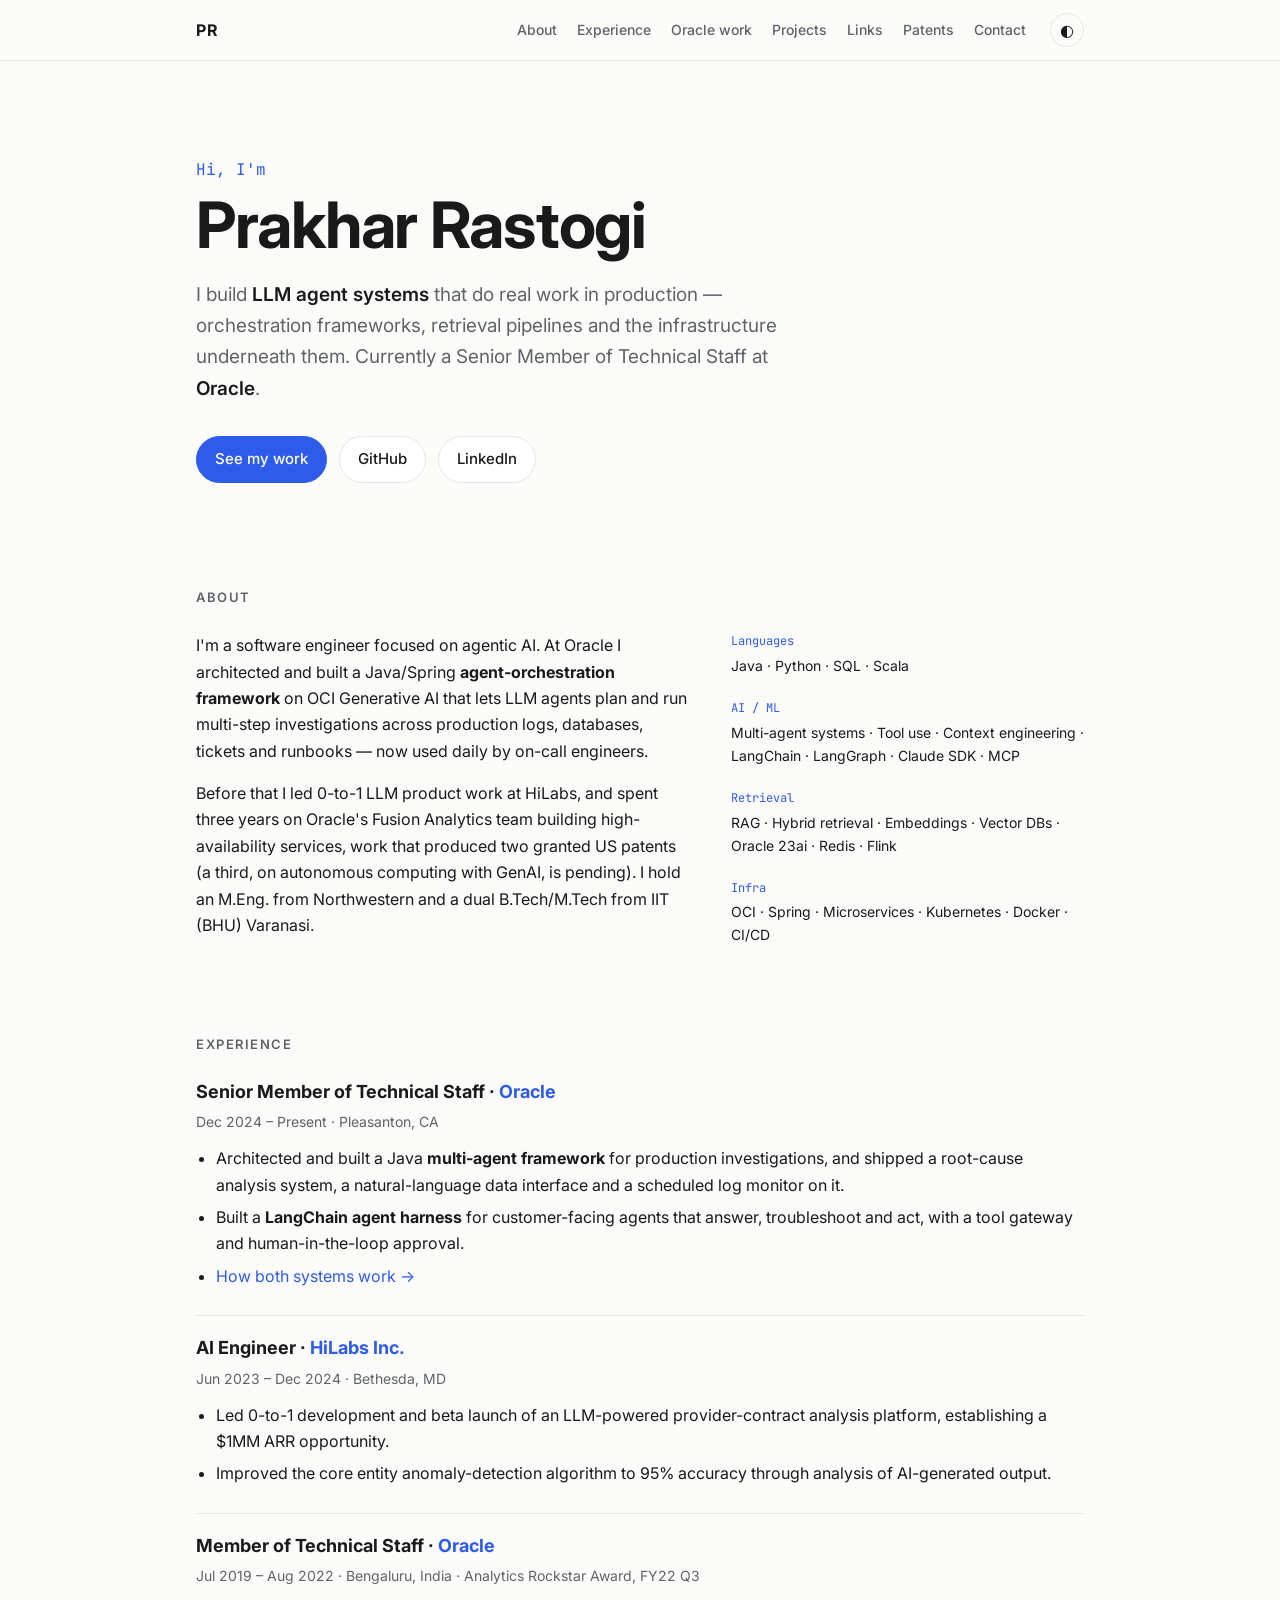
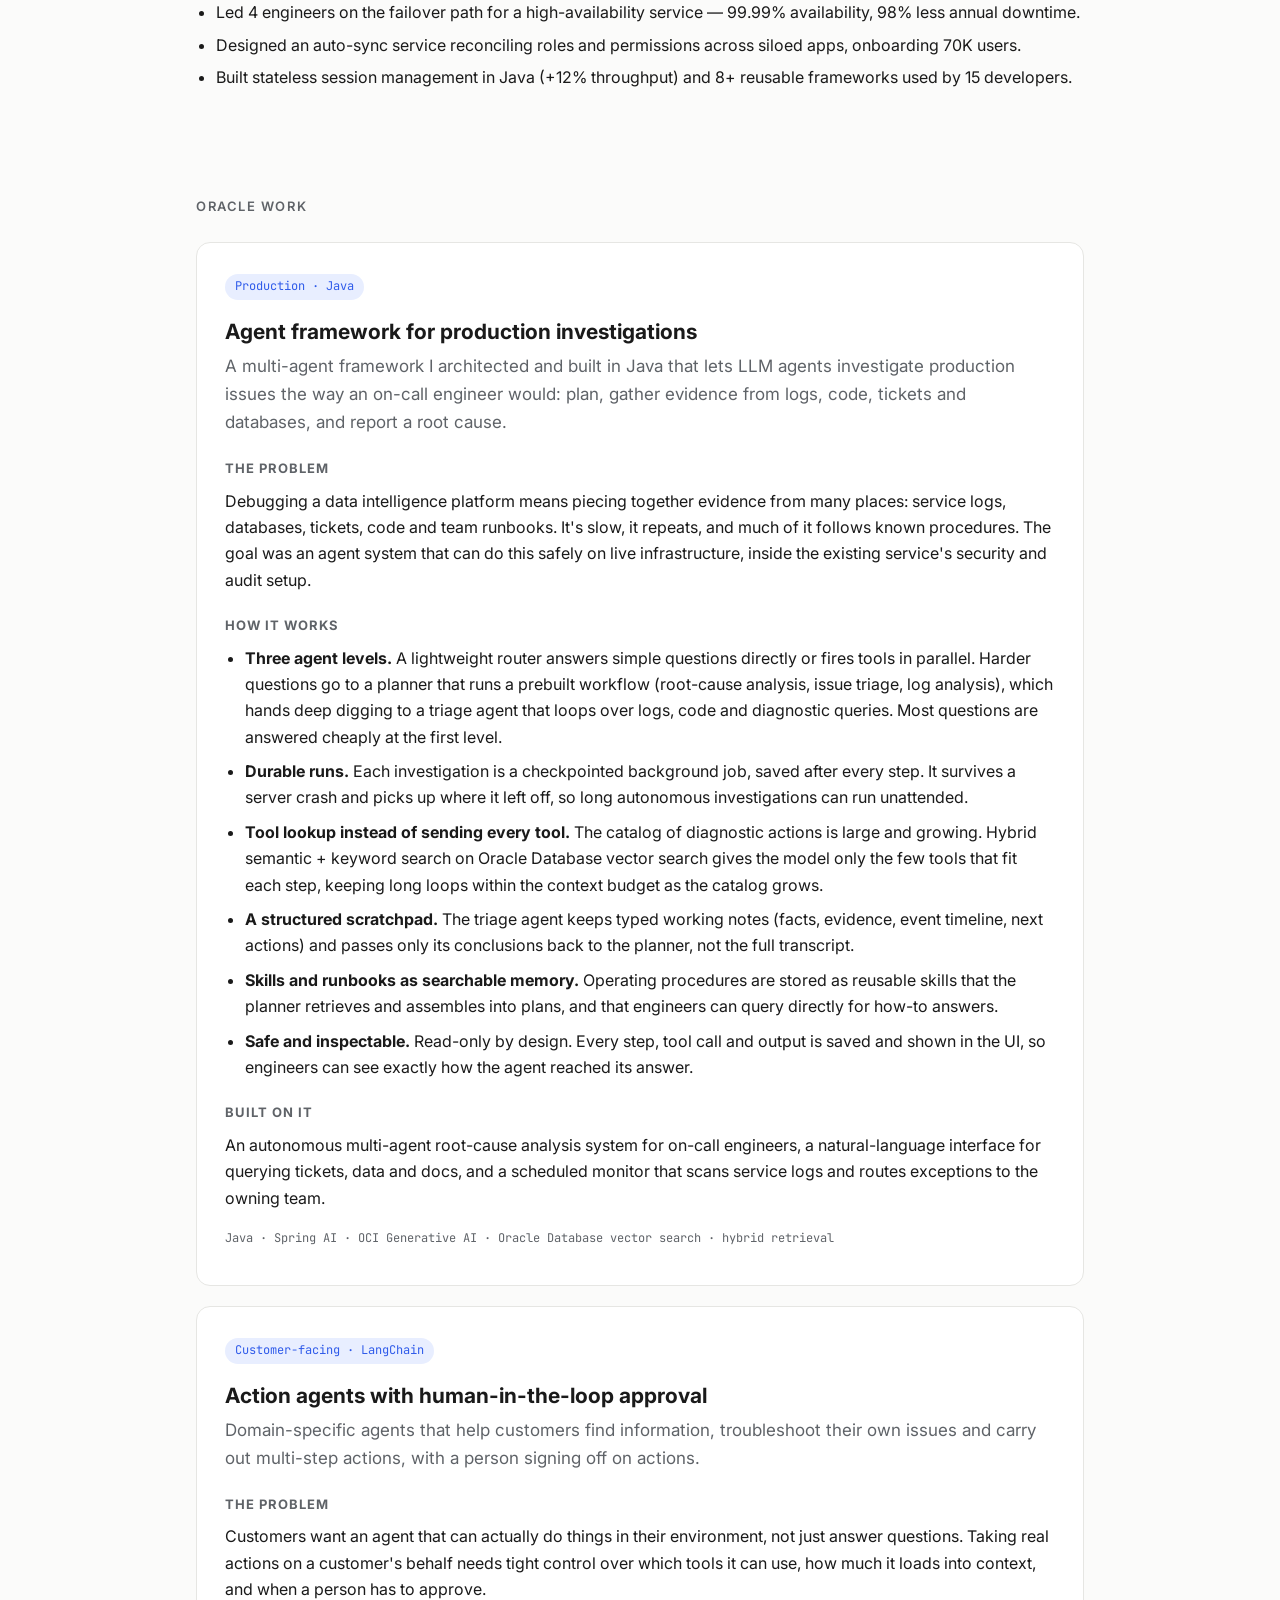
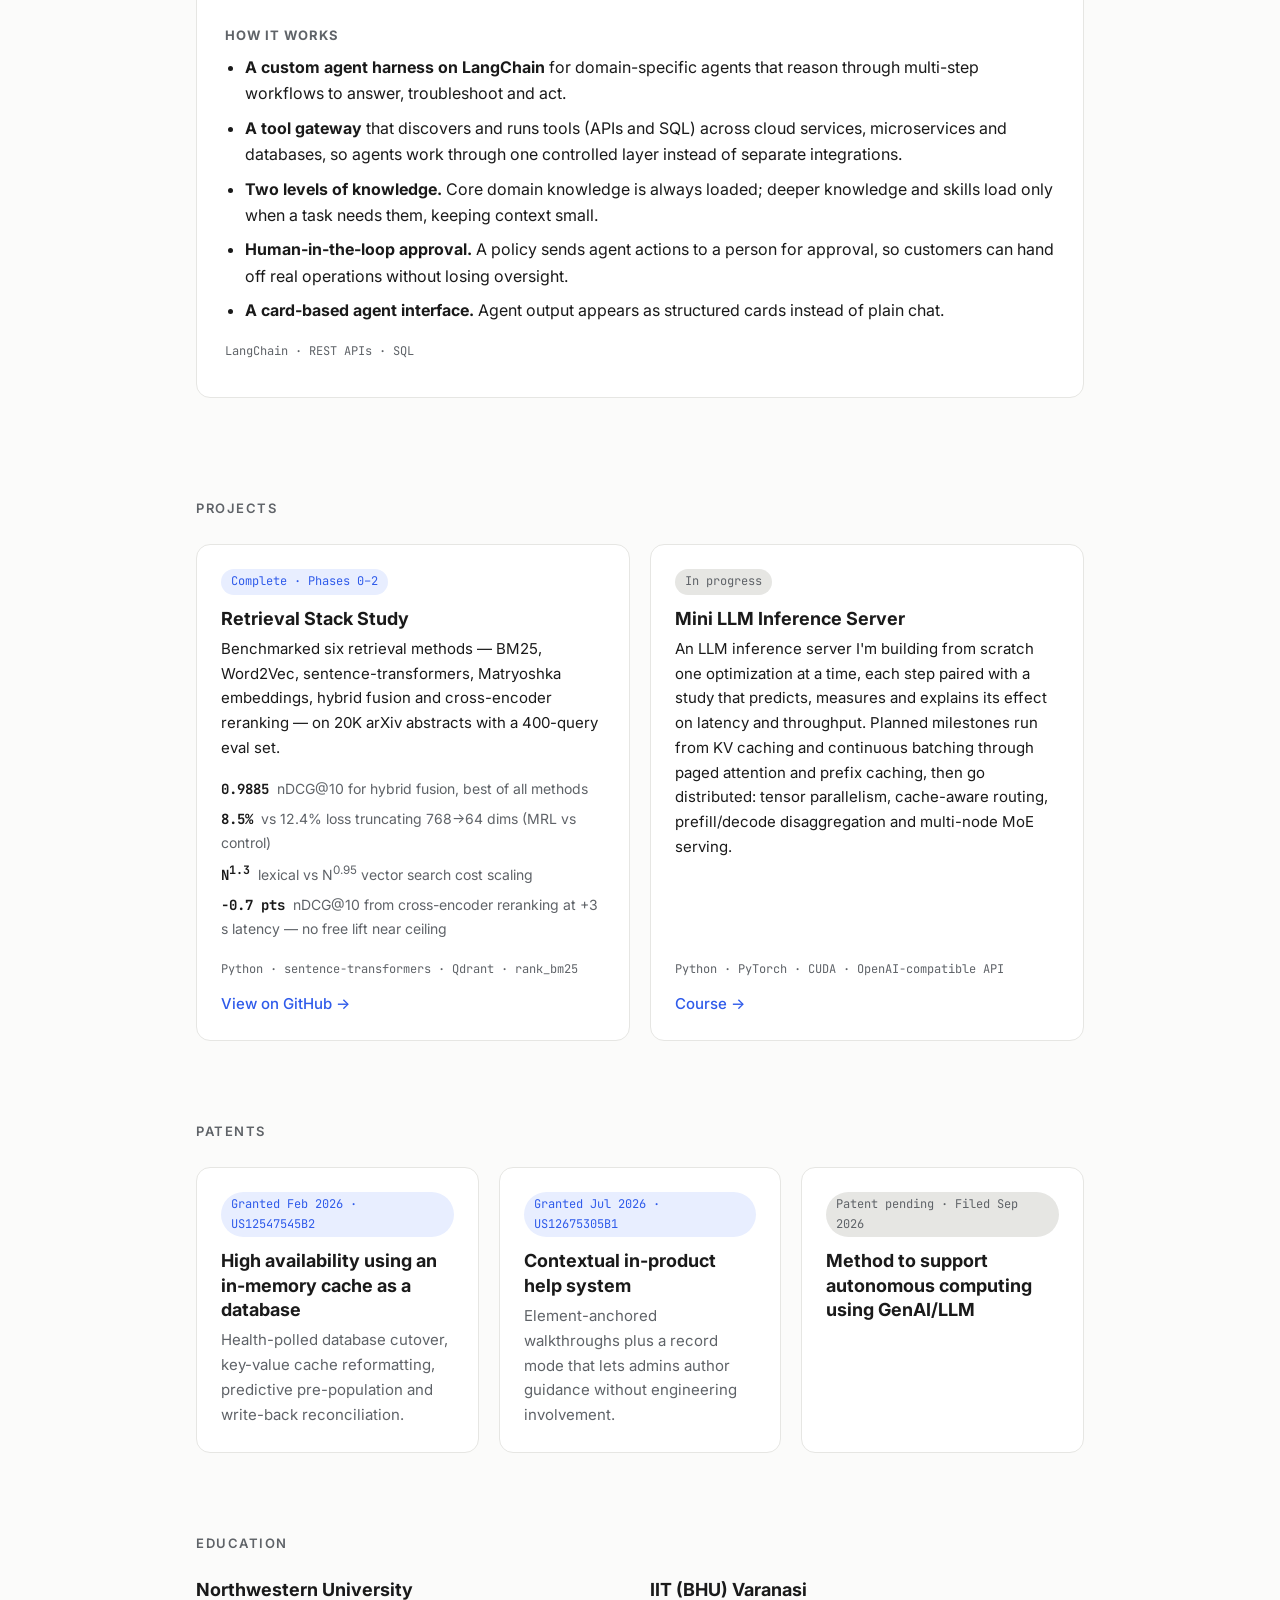
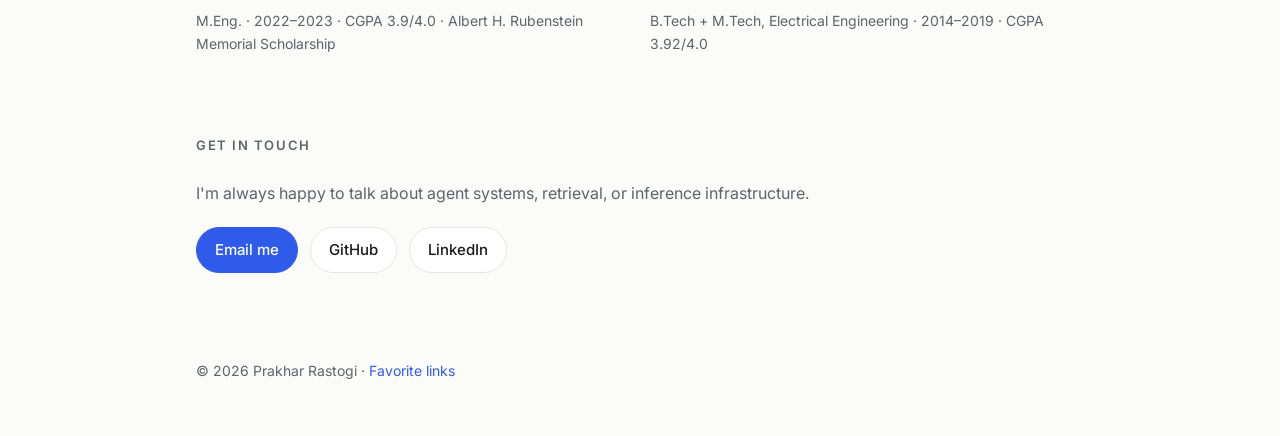
<file: index.html>
<!doctype html>
<html lang="en">
<head>
  <meta charset="utf-8" />
  <meta name="viewport" content="width=device-width, initial-scale=1" />
  <title>Prakhar Rastogi</title>
  <meta name="description" content="Prakhar Rastogi — Senior Member of Technical Staff at Oracle, building agent-orchestration systems, retrieval pipelines and LLM infrastructure." />
  <meta property="og:title" content="Prakhar Rastogi" />
  <meta property="og:description" content="Agent orchestration, retrieval and LLM infrastructure." />
  <meta property="og:type" content="website" />
  <link rel="icon" href="assets/favicon.svg" type="image/svg+xml" />
  <link rel="preconnect" href="https://fonts.googleapis.com" />
  <link rel="preconnect" href="https://fonts.gstatic.com" crossorigin />
  <link href="https://fonts.googleapis.com/css2?family=Inter:wght@400;500;600;700&family=JetBrains+Mono:wght@400;500&display=swap" rel="stylesheet" />
  <link rel="stylesheet" href="styles.css" />
  <script>
    // Apply saved theme before paint to avoid a flash.
    try {
      const t = localStorage.getItem("theme");
      if (t) document.documentElement.dataset.theme = t;
    } catch (e) {}
  </script>
</head>
<body>
  <header class="nav">
    <div class="wrap nav-inner">
      <a href="#top" class="logo">PR</a>
      <nav>
        <a href="#about">About</a>
        <a href="#experience">Experience</a>
        <a href="#oracle-work">Oracle work</a>
        <a href="#projects">Projects</a>
        <a href="links.html">Links</a>
        <a href="#patents">Patents</a>
        <a href="#contact">Contact</a>
      </nav>
      <button id="theme-toggle" class="icon-btn" aria-label="Toggle color theme">◐</button>
    </div>
  </header>

  <main id="top">
    <section class="hero wrap">
      <p class="eyebrow">Hi, I'm</p>
      <h1>Prakhar Rastogi</h1>
      <p class="lead">
        I build <strong>LLM agent systems</strong> that do real work in production —
        orchestration frameworks, retrieval pipelines and the infrastructure underneath them.
        Currently a Senior Member of Technical Staff at <strong>Oracle</strong>.
      </p>
      <div class="cta">
        <a class="btn primary" href="#projects">See my work</a>
        <a class="btn" href="https://github.com/prakhar-iit" target="_blank" rel="noopener">GitHub</a>
        <a class="btn" href="https://linkedin.com/in/prakhar-rastogi/" target="_blank" rel="noopener">LinkedIn</a>
      </div>
    </section>

    <section id="about" class="wrap section">
      <h2>About</h2>
      <div class="about-grid">
        <div>
          <p>
            I'm a software engineer focused on agentic AI. At Oracle I architected and built
            a Java/Spring <strong>agent-orchestration framework</strong> on OCI Generative AI that
            lets LLM agents plan and run multi-step investigations across production logs, databases,
            tickets and runbooks — now used daily by on-call engineers.
          </p>
          <p>
            Before that I led 0-to-1 LLM product work at HiLabs, and spent three years on Oracle's
            Fusion Analytics team building high-availability services, work that produced two granted
            US patents (a third, on autonomous computing with GenAI, is pending). I hold an M.Eng. from Northwestern and a dual B.Tech/M.Tech from IIT (BHU) Varanasi.
          </p>
        </div>
        <ul class="skills">
          <li><span>Languages</span>Java · Python · SQL · Scala</li>
          <li><span>AI / ML</span>Multi-agent systems · Tool use · Context engineering · LangChain · LangGraph · Claude SDK · MCP</li>
          <li><span>Retrieval</span>RAG · Hybrid retrieval · Embeddings · Vector DBs · Oracle 23ai · Redis · Flink</li>
          <li><span>Infra</span>OCI · Spring · Microservices · Kubernetes · Docker · CI/CD</li>
        </ul>
      </div>
    </section>

    <section id="experience" class="wrap section">
      <h2>Experience</h2>

      <article class="job">
        <div class="job-head">
          <h3>Senior Member of Technical Staff · <span>Oracle</span></h3>
          <p class="meta">Dec 2024 – Present · Pleasanton, CA</p>
        </div>
        <ul>
          <li>Architected and built a Java <strong>multi-agent framework</strong> for production investigations, and shipped a root-cause analysis system, a natural-language data interface and a scheduled log monitor on it.</li>
          <li>Built a <strong>LangChain agent harness</strong> for customer-facing agents that answer, troubleshoot and act, with a tool gateway and human-in-the-loop approval.</li>
          <li><a href="#oracle-work">How both systems work →</a></li>
        </ul>
      </article>

      <article class="job">
        <div class="job-head">
          <h3>AI Engineer · <span>HiLabs Inc.</span></h3>
          <p class="meta">Jun 2023 – Dec 2024 · Bethesda, MD</p>
        </div>
        <ul>
          <li>Led 0-to-1 development and beta launch of an LLM-powered provider-contract analysis platform, establishing a $1MM ARR opportunity.</li>
          <li>Improved the core entity anomaly-detection algorithm to 95% accuracy through analysis of AI-generated output.</li>
        </ul>
      </article>

      <article class="job">
        <div class="job-head">
          <h3>Member of Technical Staff · <span>Oracle</span></h3>
          <p class="meta">Jul 2019 – Aug 2022 · Bengaluru, India · Analytics Rockstar Award, FY22 Q3</p>
        </div>
        <ul>
          <li>Led 4 engineers on the failover path for a high-availability service — 99.99% availability, 98% less annual downtime.</li>
          <li>Designed an auto-sync service reconciling roles and permissions across siloed apps, onboarding 70K users.</li>
          <li>Built stateless session management in Java (+12% throughput) and 8+ reusable frameworks used by 15 developers.</li>
        </ul>
      </article>
    </section>

    <section id="oracle-work" class="wrap section">
      <h2>Oracle work</h2>

      <article class="case">
        <p class="tag">Production · Java</p>
        <h3>Agent framework for production investigations</h3>
        <p class="case-lead">
          A multi-agent framework I architected and built in Java that lets LLM agents investigate
          production issues the way an on-call engineer would: plan, gather evidence from logs, code,
          tickets and databases, and report a root cause.
        </p>
        <h4>The problem</h4>
        <p>
          Debugging a data intelligence platform means piecing together evidence from many places:
          service logs, databases, tickets, code and team runbooks. It's slow, it repeats, and much of
          it follows known procedures. The goal was an agent system that can do this safely on live
          infrastructure, inside the existing service's security and audit setup.
        </p>
        <h4>How it works</h4>
        <ul>
          <li><strong>Three agent levels.</strong> A lightweight router answers simple questions directly or fires tools in parallel. Harder questions go to a planner that runs a prebuilt workflow (root-cause analysis, issue triage, log analysis), which hands deep digging to a triage agent that loops over logs, code and diagnostic queries. Most questions are answered cheaply at the first level.</li>
          <li><strong>Durable runs.</strong> Each investigation is a checkpointed background job, saved after every step. It survives a server crash and picks up where it left off, so long autonomous investigations can run unattended.</li>
          <li><strong>Tool lookup instead of sending every tool.</strong> The catalog of diagnostic actions is large and growing. Hybrid semantic + keyword search on Oracle Database vector search gives the model only the few tools that fit each step, keeping long loops within the context budget as the catalog grows.</li>
          <li><strong>A structured scratchpad.</strong> The triage agent keeps typed working notes (facts, evidence, event timeline, next actions) and passes only its conclusions back to the planner, not the full transcript.</li>
          <li><strong>Skills and runbooks as searchable memory.</strong> Operating procedures are stored as reusable skills that the planner retrieves and assembles into plans, and that engineers can query directly for how-to answers.</li>
          <li><strong>Safe and inspectable.</strong> Read-only by design. Every step, tool call and output is saved and shown in the UI, so engineers can see exactly how the agent reached its answer.</li>
        </ul>
        <h4>Built on it</h4>
        <p>An autonomous multi-agent root-cause analysis system for on-call engineers, a natural-language interface for querying tickets, data and docs, and a scheduled monitor that scans service logs and routes exceptions to the owning team.</p>
        <p class="stack">Java · Spring AI · OCI Generative AI · Oracle Database vector search · hybrid retrieval</p>
      </article>

      <article class="case">
        <p class="tag">Customer-facing · LangChain</p>
        <h3>Action agents with human-in-the-loop approval</h3>
        <p class="case-lead">
          Domain-specific agents that help customers find information, troubleshoot their own issues
          and carry out multi-step actions, with a person signing off on actions.
        </p>
        <h4>The problem</h4>
        <p>
          Customers want an agent that can actually do things in their environment, not just answer
          questions. Taking real actions on a customer's behalf needs tight control over which tools it
          can use, how much it loads into context, and when a person has to approve.
        </p>
        <h4>How it works</h4>
        <ul>
          <li><strong>A custom agent harness on LangChain</strong> for domain-specific agents that reason through multi-step workflows to answer, troubleshoot and act.</li>
          <li><strong>A tool gateway</strong> that discovers and runs tools (APIs and SQL) across cloud services, microservices and databases, so agents work through one controlled layer instead of separate integrations.</li>
          <li><strong>Two levels of knowledge.</strong> Core domain knowledge is always loaded; deeper knowledge and skills load only when a task needs them, keeping context small.</li>
          <li><strong>Human-in-the-loop approval.</strong> A policy sends agent actions to a person for approval, so customers can hand off real operations without losing oversight.</li>
          <li><strong>A card-based agent interface.</strong> Agent output appears as structured cards instead of plain chat.</li>
        </ul>
        <p class="stack">LangChain · REST APIs · SQL</p>
      </article>
    </section>

    <section id="projects" class="wrap section">
      <h2>Projects</h2>
      <div class="cards">
        <article class="card">
          <p class="tag">Complete · Phases 0–2</p>
          <h3>Retrieval Stack Study</h3>
          <p>
            Benchmarked six retrieval methods — BM25, Word2Vec, sentence-transformers, Matryoshka
            embeddings, hybrid fusion and cross-encoder reranking — on 20K arXiv abstracts with a
            400-query eval set.
          </p>
          <ul class="stats">
            <li><b>0.9885</b> nDCG@10 for hybrid fusion, best of all methods</li>
            <li><b>8.5%</b> vs 12.4% loss truncating 768→64 dims (MRL vs control)</li>
            <li><b>N<sup>1.3</sup></b> lexical vs N<sup>0.95</sup> vector search cost scaling</li>
            <li><b>−0.7 pts</b> nDCG@10 from cross-encoder reranking at +3 s latency — no free lift near ceiling</li>
          </ul>
          <p class="stack">Python · sentence-transformers · Qdrant · rank_bm25</p>
          <a class="link" href="https://github.com/prakhar-iit/rag-retrieval-benchmark" target="_blank" rel="noopener">View on GitHub →</a>
        </article>

        <article class="card">
          <p class="tag muted">In progress</p>
          <h3>Mini LLM Inference Server</h3>
          <p>
            An LLM inference server I'm building from scratch one optimization at a time, each step
            paired with a study that predicts, measures and explains its effect on latency and
            throughput. Planned milestones run from KV caching and continuous batching through paged
            attention and prefix caching, then go distributed: tensor parallelism, cache-aware routing, prefill/decode disaggregation
            and multi-node MoE serving.
          </p>
          <p class="stack">Python · PyTorch · CUDA · OpenAI-compatible API</p>
          <a class="link" href="https://prakhar-iit.github.io/mini-llm-inference-server/course/" target="_blank" rel="noopener">Course →</a>
        </article>
      </div>
    </section>

    <section id="patents" class="wrap section">
      <h2>Patents</h2>
      <div class="cards">
        <a class="card patent" href="https://patents.google.com/patent/US12547545B2" target="_blank" rel="noopener">
          <p class="tag">Granted Feb 2026 · US12547545B2</p>
          <h3>High availability using an in-memory cache as a database</h3>
          <p>Health-polled database cutover, key-value cache reformatting, predictive pre-population and write-back reconciliation.</p>
        </a>
        <a class="card patent" href="https://patents.justia.com/patent/12675305" target="_blank" rel="noopener">
          <p class="tag">Granted Jul 2026 · US12675305B1</p>
          <h3>Contextual in-product help system</h3>
          <p>Element-anchored walkthroughs plus a record mode that lets admins author guidance without engineering involvement.</p>
        </a>
        <div class="card patent">
          <p class="tag muted">Patent pending · Filed Sep 2026</p>
          <h3>Method to support autonomous computing using GenAI/LLM</h3>
        </div>
      </div>
    </section>

    <section id="education" class="wrap section">
      <h2>Education</h2>
      <div class="edu">
        <div><h3>Northwestern University</h3><p class="meta">M.Eng. · 2022–2023 · CGPA 3.9/4.0 · Albert H. Rubenstein Memorial Scholarship</p></div>
        <div><h3>IIT (BHU) Varanasi</h3><p class="meta">B.Tech + M.Tech, Electrical Engineering · 2014–2019 · CGPA 3.92/4.0</p></div>
      </div>
    </section>

    <section id="contact" class="wrap section contact">
      <h2>Get in touch</h2>
      <p>I'm always happy to talk about agent systems, retrieval, or inference infrastructure.</p>
      <div class="cta">
        <a class="btn primary" href="mailto:prakhar.r.rastogi@gmail.com">Email me</a>
        <a class="btn" href="https://github.com/prakhar-iit" target="_blank" rel="noopener">GitHub</a>
        <a class="btn" href="https://linkedin.com/in/prakhar-rastogi/" target="_blank" rel="noopener">LinkedIn</a>
      </div>
    </section>
  </main>

  <footer class="wrap footer">
    <p>© <span id="year"></span> Prakhar Rastogi · <a href="links.html">Favorite links</a></p>
  </footer>

  <script src="script.js"></script>
</body>
</html>
</file>
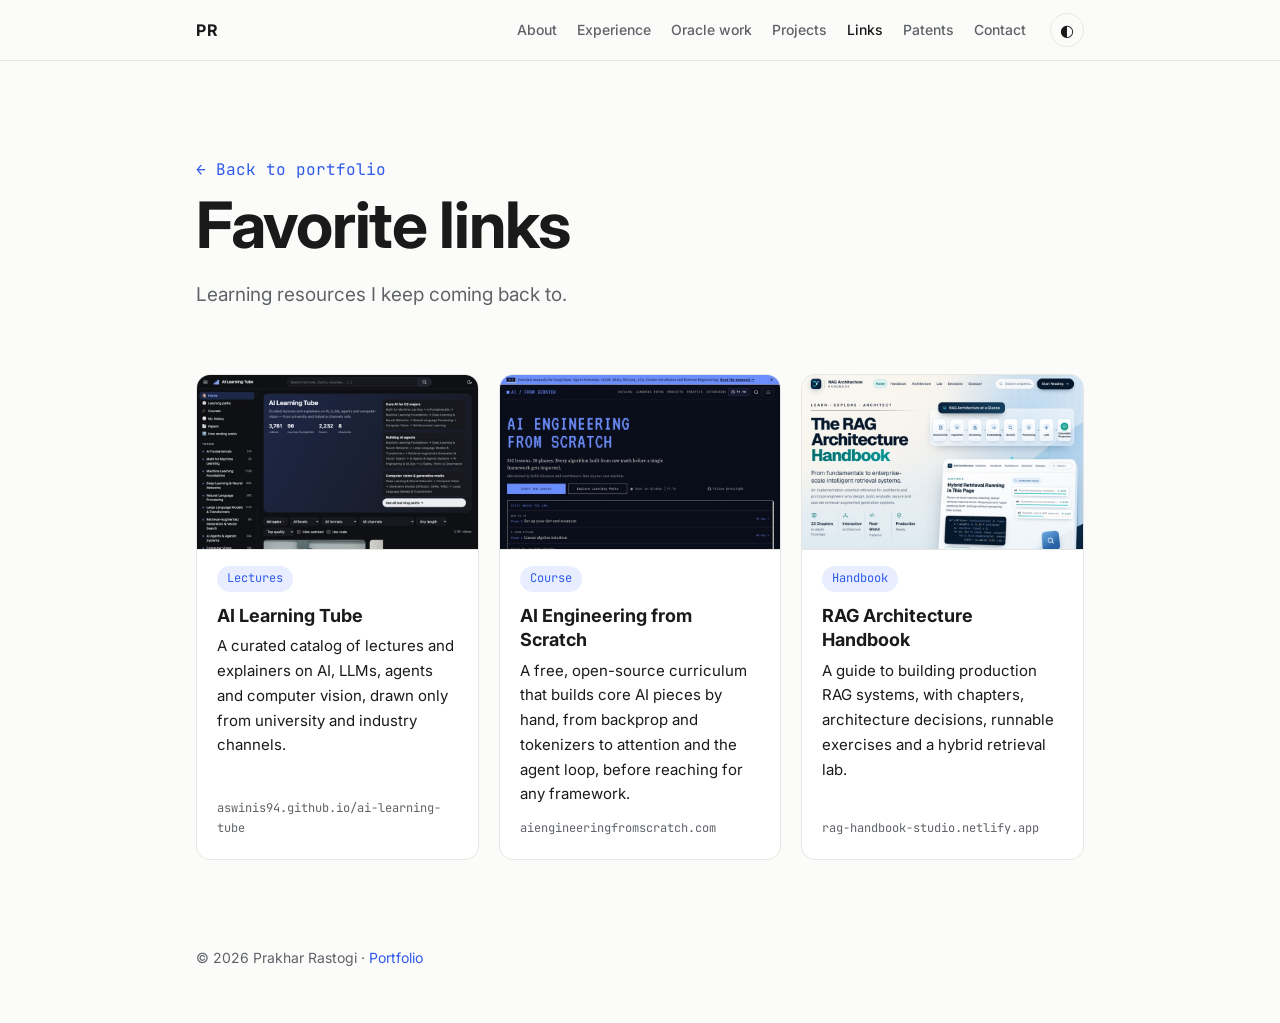
<file: links.html>
<!doctype html>
<html lang="en">
<head>
  <meta charset="utf-8" />
  <meta name="viewport" content="width=device-width, initial-scale=1" />
  <title>Favorite Links · Prakhar Rastogi</title>
  <meta name="description" content="Learning resources on AI and engineering that Prakhar Rastogi recommends." />
  <link rel="icon" href="assets/favicon.svg" type="image/svg+xml" />
  <link rel="preconnect" href="https://fonts.googleapis.com" />
  <link rel="preconnect" href="https://fonts.gstatic.com" crossorigin />
  <link href="https://fonts.googleapis.com/css2?family=Inter:wght@400;500;600;700&family=JetBrains+Mono:wght@400;500&display=swap" rel="stylesheet" />
  <link rel="stylesheet" href="styles.css" />
  <script>
    // Apply saved theme before paint to avoid a flash.
    try {
      const t = localStorage.getItem("theme");
      if (t) document.documentElement.dataset.theme = t;
    } catch (e) {}
  </script>
</head>
<body>
  <header class="nav">
    <div class="wrap nav-inner">
      <a href="./" class="logo">PR</a>
      <nav>
        <a href="./#about">About</a>
        <a href="./#experience">Experience</a>
        <a href="./#oracle-work">Oracle work</a>
        <a href="./#projects">Projects</a>
        <a href="links.html" aria-current="page">Links</a>
        <a href="./#patents">Patents</a>
        <a href="./#contact">Contact</a>
      </nav>
      <button id="theme-toggle" class="icon-btn" aria-label="Toggle color theme">◐</button>
    </div>
  </header>

  <main id="top">
    <section class="hero wrap page-hero">
      <p class="eyebrow"><a href="./">← Back to portfolio</a></p>
      <h1>Favorite links</h1>
      <p class="lead">Learning resources I keep coming back to.</p>
    </section>

    <section id="links" class="wrap section">
      <div class="cards">
        <a class="card link-card" href="https://aswinis94.github.io/ai-learning-tube/" target="_blank" rel="noopener">
          <img class="thumb" src="assets/links/ai-learning-tube.jpg" alt="AI Learning Tube home page" width="800" height="500" loading="lazy" />
          <p class="tag">Lectures</p>
          <h3>AI Learning Tube</h3>
          <p>A curated catalog of lectures and explainers on AI, LLMs, agents and computer vision, drawn only from university and industry channels.</p>
          <p class="stack">aswinis94.github.io/ai-learning-tube</p>
        </a>
        <a class="card link-card" href="https://aiengineeringfromscratch.com" target="_blank" rel="noopener">
          <img class="thumb" src="assets/links/ai-engineering-from-scratch.jpg" alt="AI Engineering from Scratch home page" width="800" height="500" loading="lazy" />
          <p class="tag">Course</p>
          <h3>AI Engineering from Scratch</h3>
          <p>A free, open-source curriculum that builds core AI pieces by hand, from backprop and tokenizers to attention and the agent loop, before reaching for any framework.</p>
          <p class="stack">aiengineeringfromscratch.com</p>
        </a>
        <a class="card link-card" href="https://rag-handbook-studio.netlify.app" target="_blank" rel="noopener">
          <img class="thumb" src="assets/links/rag-architecture-handbook.jpg" alt="RAG Architecture Handbook home page" width="800" height="500" loading="lazy" />
          <p class="tag">Handbook</p>
          <h3>RAG Architecture Handbook</h3>
          <p>A guide to building production RAG systems, with chapters, architecture decisions, runnable exercises and a hybrid retrieval lab.</p>
          <p class="stack">rag-handbook-studio.netlify.app</p>
        </a>
      </div>
    </section>
  </main>

  <footer class="wrap footer">
    <p>© <span id="year"></span> Prakhar Rastogi · <a href="./">Portfolio</a></p>
  </footer>

  <script src="script.js"></script>
</body>
</html>
</file>
<file: styles.css>
:root {
  --bg: #fbfbfa;
  --surface: #ffffff;
  --text: #1a1a1a;
  --muted: #5f6368;
  --border: #e6e6e3;
  --accent: #2f5bea;
  --accent-soft: #e8eeff;
  --radius: 14px;
  --max: 920px;
}

@media (prefers-color-scheme: dark) {
  :root:not([data-theme="light"]) {
    --bg: #0f1115;
    --surface: #171a21;
    --text: #e8e9ec;
    --muted: #9aa0aa;
    --border: #262a33;
    --accent: #7c9bff;
    --accent-soft: #1d2540;
  }
}
:root[data-theme="dark"] {
  --bg: #0f1115;
  --surface: #171a21;
  --text: #e8e9ec;
  --muted: #9aa0aa;
  --border: #262a33;
  --accent: #7c9bff;
  --accent-soft: #1d2540;
}

* { box-sizing: border-box; }
html { scroll-behavior: smooth; scroll-padding-top: 72px; }
body {
  margin: 0;
  background: var(--bg);
  color: var(--text);
  font: 16px/1.65 "Inter", system-ui, -apple-system, sans-serif;
  -webkit-font-smoothing: antialiased;
}
a { color: var(--accent); text-decoration: none; }
a:hover { text-decoration: underline; }

.wrap { max-width: var(--max); margin: 0 auto; padding: 0 16px; }

/* Nav */
.nav {
  position: sticky; top: 0; z-index: 10;
  background: color-mix(in srgb, var(--bg) 85%, transparent);
  backdrop-filter: blur(10px);
  border-bottom: 1px solid var(--border);
}
.nav-inner { display: flex; align-items: center; gap: 24px; height: 60px; }
.logo { font-weight: 700; color: var(--text); letter-spacing: 0.04em; }
.nav nav { display: flex; gap: 20px; margin-left: auto; }
.nav nav a { color: var(--muted); font-size: 14px; font-weight: 500; }
.nav nav a:hover { color: var(--text); text-decoration: none; }
.icon-btn {
  background: none; border: 1px solid var(--border); color: var(--text);
  width: 34px; height: 34px; border-radius: 50%; cursor: pointer; font-size: 16px;
}

/* Hero */
.hero { padding-top: 96px; padding-bottom: 48px; }
.eyebrow { font-family: "JetBrains Mono", monospace; color: var(--accent); margin: 0 0 8px; }
h1 { font-size: clamp(40px, 7vw, 64px); line-height: 1.05; margin: 0 0 20px; letter-spacing: -0.02em; }
.lead { font-size: 19px; color: var(--muted); max-width: 640px; margin: 0 0 32px; }
.lead strong { color: var(--text); font-weight: 600; }

.cta { display: flex; gap: 12px; flex-wrap: wrap; }
.btn {
  display: inline-block; padding: 10px 18px; border-radius: 999px;
  border: 1px solid var(--border); color: var(--text); font-weight: 500; font-size: 15px;
  background: var(--surface);
}
.btn:hover { text-decoration: none; border-color: var(--accent); }
.btn.primary { background: var(--accent); border-color: var(--accent); color: #fff; }

/* Sections */
.section { padding-top: 56px; padding-bottom: 24px; }
h2 {
  font-size: 13px; text-transform: uppercase; letter-spacing: 0.12em;
  color: var(--muted); font-weight: 600; margin: 0 0 24px;
}
h3 { font-size: 18px; margin: 0 0 6px; line-height: 1.35; }
.meta { color: var(--muted); font-size: 14px; margin: 0; }

.about-grid { display: grid; grid-template-columns: 1.4fr 1fr; gap: 40px; }
.about-grid p { margin-top: 0; }
.skills { list-style: none; padding: 0; margin: 0; display: grid; gap: 14px; font-size: 14px; }
.skills span {
  display: block; font-family: "JetBrains Mono", monospace; font-size: 12px;
  color: var(--accent); margin-bottom: 2px;
}

.job { padding: 20px 0; border-top: 1px solid var(--border); }
.job:first-of-type { border-top: 0; padding-top: 0; }
.job h3 span { color: var(--accent); }
.job ul { margin: 12px 0 0; padding-left: 20px; }
.job li { margin-bottom: 6px; }

.cards { display: grid; grid-template-columns: repeat(auto-fit, minmax(280px, 1fr)); gap: 20px; }
.card {
  display: flex; flex-direction: column;
  background: var(--surface); border: 1px solid var(--border);
  border-radius: var(--radius); padding: 24px; color: var(--text);
  transition: border-color 0.15s, transform 0.15s;
}
.card:hover { border-color: var(--accent); transform: translateY(-2px); text-decoration: none; }
.card p { margin: 0 0 12px; font-size: 15px; }
.tag {
  align-self: flex-start; font-family: "JetBrains Mono", monospace; font-size: 12px !important;
  background: var(--accent-soft); color: var(--accent); padding: 3px 10px; border-radius: 999px;
}
.tag.muted { background: var(--border); color: var(--muted); }
.stats { list-style: none; padding: 0; margin: 4px 0 14px; font-size: 14px; color: var(--muted); }
.stats li { margin-bottom: 6px; }
.stats b { color: var(--text); font-family: "JetBrains Mono", monospace; margin-right: 4px; }
.stack { font-family: "JetBrains Mono", monospace; font-size: 12px !important; color: var(--muted); margin-top: auto !important; }
.link { font-weight: 500; font-size: 15px; }
.case {
  background: var(--surface); border: 1px solid var(--border);
  border-radius: var(--radius); padding: 28px; margin-bottom: 20px;
}
.case .tag { display: inline-block; }
.case h3 { font-size: 21px; margin-top: 10px; }
.case h4 {
  font-size: 13px; text-transform: uppercase; letter-spacing: 0.08em;
  color: var(--muted); margin: 22px 0 8px;
}
.case p { margin: 0 0 8px; }
.case-lead { font-size: 17px; color: var(--muted); }
.case ul { margin: 0; padding-left: 20px; }
.case li { margin-bottom: 8px; }
.case .stack { margin-top: 18px !important; }

.patent p:last-child { color: var(--muted); margin-bottom: 0; }

.page-hero { padding-bottom: 8px; }
.page-hero .eyebrow a { color: inherit; }
.nav nav a[aria-current="page"] { color: var(--text); }
#links { padding-top: 24px; }
.link-card { padding: 0; overflow: hidden; }
.link-card > :not(.thumb) { margin-left: 20px !important; margin-right: 20px !important; }
.link-card .tag { margin-top: 16px !important; }
.link-card .stack { margin-bottom: 20px !important; }
.thumb {
  display: block; width: 100%; height: auto; aspect-ratio: 16 / 10; object-fit: cover; object-position: top;
  border-bottom: 1px solid var(--border); background: var(--border);
}
#links .cards { grid-template-columns: repeat(auto-fill, minmax(280px, 1fr)); }

.edu { display: grid; grid-template-columns: 1fr 1fr; gap: 20px; }

.contact p { color: var(--muted); margin: 0 0 20px; }

.footer { padding-top: 48px; padding-bottom: 40px; color: var(--muted); font-size: 14px; }

@media (max-width: 720px) {
  .nav nav { display: none; }
  .icon-btn { margin-left: auto; }
  .hero { padding-top: 56px; }
  .about-grid, .edu { grid-template-columns: 1fr; gap: 24px; }
}
</file>
